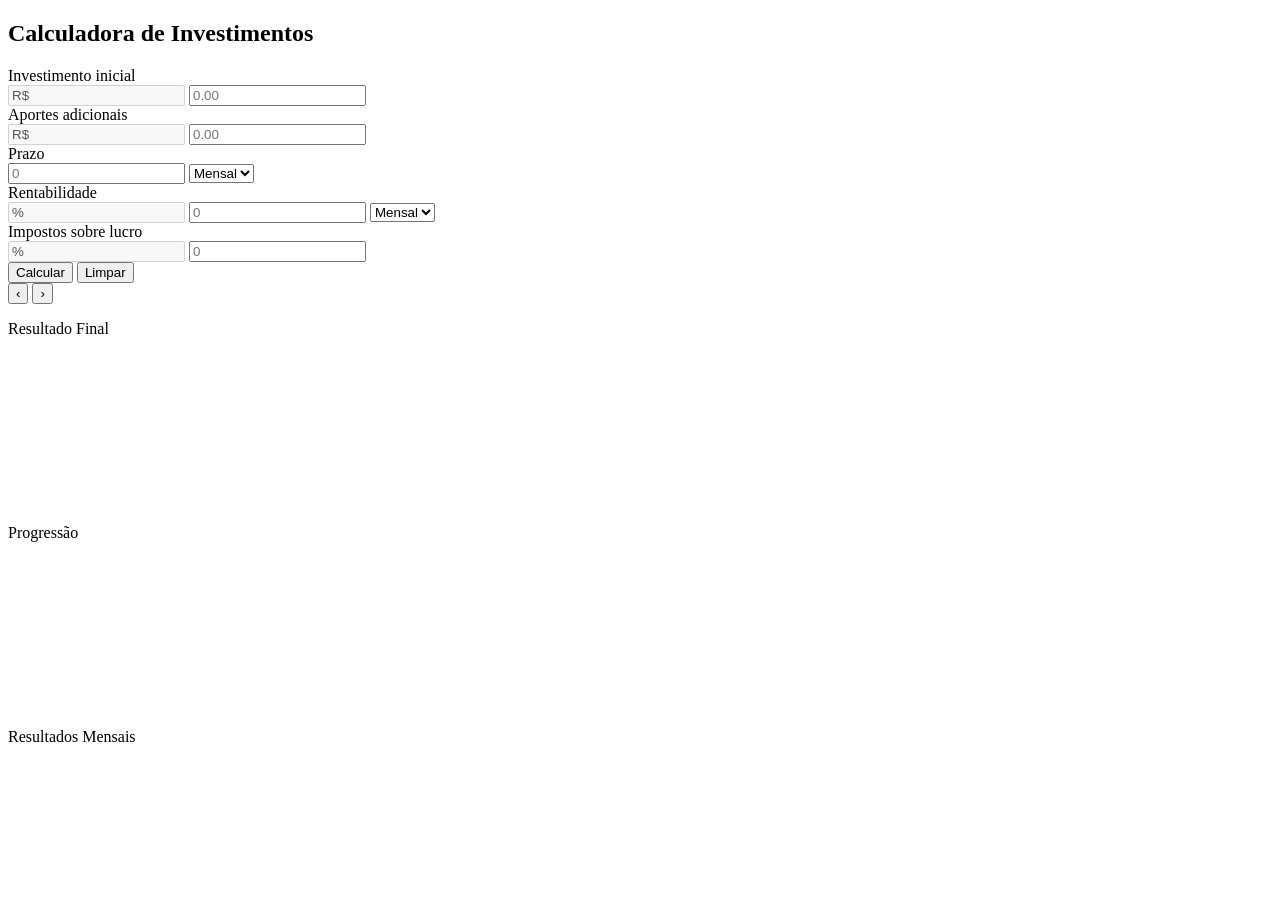
<file: projetoCalculadoraInvestimentosCompleto/index.html>
<!DOCTYPE html>
<html lang="en">
  <head>
    <meta charset="UTF-8" />
    <meta name="viewport" content="width=device-width, initial-scale=1.0" />
    <link rel="stylesheet" href="./style.css" />
    <title>Calculadora de Investimentos Impressionadora</title>
  </head>
  <body class="h-[100dvh] grid grid-cols-3 grid-rows-2">
    <aside
      class="row-span-2 bg-emerald-300 flex flex-col justify-between py-5 px-2">
      <h1 class="text-2xl font-bold px-6">Calculadora de Investimentos</h1>
      <form id="investment-form" class="w-full">
        <div class="flex w-full flex-col px-6 my-2 h-[4.25rem]">
          <label for="starting-amount" class="font-bold text-gray-700"
            >Investimento inicial</label
          >
          <div class="flex">
            <input
              value="R$"
              class="w-1/6 text-center rounded-l-lg"
              type="text"
              disabled />
            <input
              type="text"
              class="w-5/6 rounded-r-lg px-2"
              placeholder="0.00"
              required
              id="starting-amount"
              name="starting-amount" />
          </div>
        </div>
        <div class="flex w-full flex-col px-6 my-2 h-[4.25rem]">
          <label for="additional-contribution" class="font-bold text-gray-700"
            >Aportes adicionais</label
          >
          <div class="flex">
            <input
              value="R$"
              class="w-1/6 text-center rounded-l-lg"
              type="text"
              disabled />
            <input
              type="text"
              class="w-5/6 rounded-r-lg px-2"
              placeholder="0.00"
              name="additional-contribution"
              id="additional-contribution" />
          </div>
        </div>
        <div class="flex w-full flex-col px-6 my-2 h-[4.25rem]">
          <label for="time-amount" class="font-bold text-gray-700">Prazo</label>
          <div class="flex">
            <input
              type="text"
              class="w-2/3 rounded-l-lg px-2"
              id="time-amount"
              name="time-amount"
              required
              placeholder="0" />
            <select
              id="time-amount-period"
              name="time-amount-period"
              class="w-1/3 rounded-r-lg border-l-2 border-emerald-600 text-center hover:bg-emerald-950 hover:text-slate-200">
              <option value="monthly">Mensal</option>
              <option value="yearly">Anual</option>
            </select>
          </div>
        </div>
        <div class="flex w-full flex-col px-6 my-2 h-[4.25rem]">
          <label for="return-rate" class="font-bold text-gray-700"
            >Rentabilidade</label
          >
          <div class="flex">
            <input
              value="%"
              class="w-1/6 text-center rounded-l-lg"
              type="text"
              disabled />
            <input
              type="text"
              class="w-1/2 px-2"
              id="return-rate"
              name="return-rate"
              required
              placeholder="0" />
            <select
              id="evaluation-period"
              name="evaluation-period"
              class="w-1/3 rounded-r-lg border-l-2 border-emerald-600 text-center hover:bg-emerald-950 hover:text-slate-200">
              <option value="monthly">Mensal</option>
              <option value="yearly">Anual</option>
            </select>
          </div>
        </div>
        <div class="flex w-full flex-col px-6 my-2 h-[4.25rem]">
          <label for="tax-rate" class="font-bold text-gray-700"
            >Impostos sobre lucro</label
          >
          <div class="flex">
            <input
              value="%"
              class="w-1/6 text-center rounded-l-lg"
              type="text"
              disabled />
            <input
              type="text"
              class="w-5/6 rounded-r-lg px-2"
              id="tax-rate"
              name="tax-rate"
              required
              placeholder="0" />
          </div>
        </div>
      </form>
      <div class="flex h-12 px-6 my-8 w-full gap-2">
        <button
          id="calculate-results"
          form="investment-form"
          type="submit"
          class="w-1/2 rounded-lg bg-emerald-950 text-slate-200 hover:bg-emerald-800">
          Calcular
        </button>
        <button id="clear-form" class="w-1/2 rounded-lg hover:bg-emerald-500">
          Limpar
        </button>
      </div>
    </aside>
    <main class="row-span-2 col-span-2 relative">
      <button
        id="slide-arrow-previous"
        class="absolute top-0 bottom-0 left-0 text-5xl cursor-pointer bg-slate-200 opacity-50 w-8 hover:opacity-100 focus:opacity-100">
        &#8249;
      </button>
      <button
        id="slide-arrow-next"
        class="absolute top-0 bottom-0 right-0 text-5xl cursor-pointer bg-slate-200 opacity-50 w-8 hover:opacity-100 focus:opacity-100">
        &#8250;
      </button>
      <div
        id="carousel"
        class="h-full w-full flex overflow-x-auto scroll-smooth">
        <section id="charts-container" class="h-full basis-full shrink-0">
          <div class="h-[36%] flex flex-col items-center pb-10">
            <p class="font-bold text-lg">Resultado Final</p>
            <canvas id="final-money-distribution"></canvas>
          </div>
          <div class="h-[56%] flex flex-col items-center">
            <p class="font-bold text-lg">Progressão</p>
            <canvas id="progression"></canvas>
          </div>
        </section>
        <section
          id="table-container"
          class="h-full overflow-y-auto basis-full shrink-0">
          <p class="font-bold text-lg text-center">Resultados Mensais</p>
          <table
            id="results-table"
            class="w-full max-h-full border border-separate"></table>
        </section>
      </div>
    </main>
    <script type="module" src="./main.js"></script>
  </body>
</html>
</file>
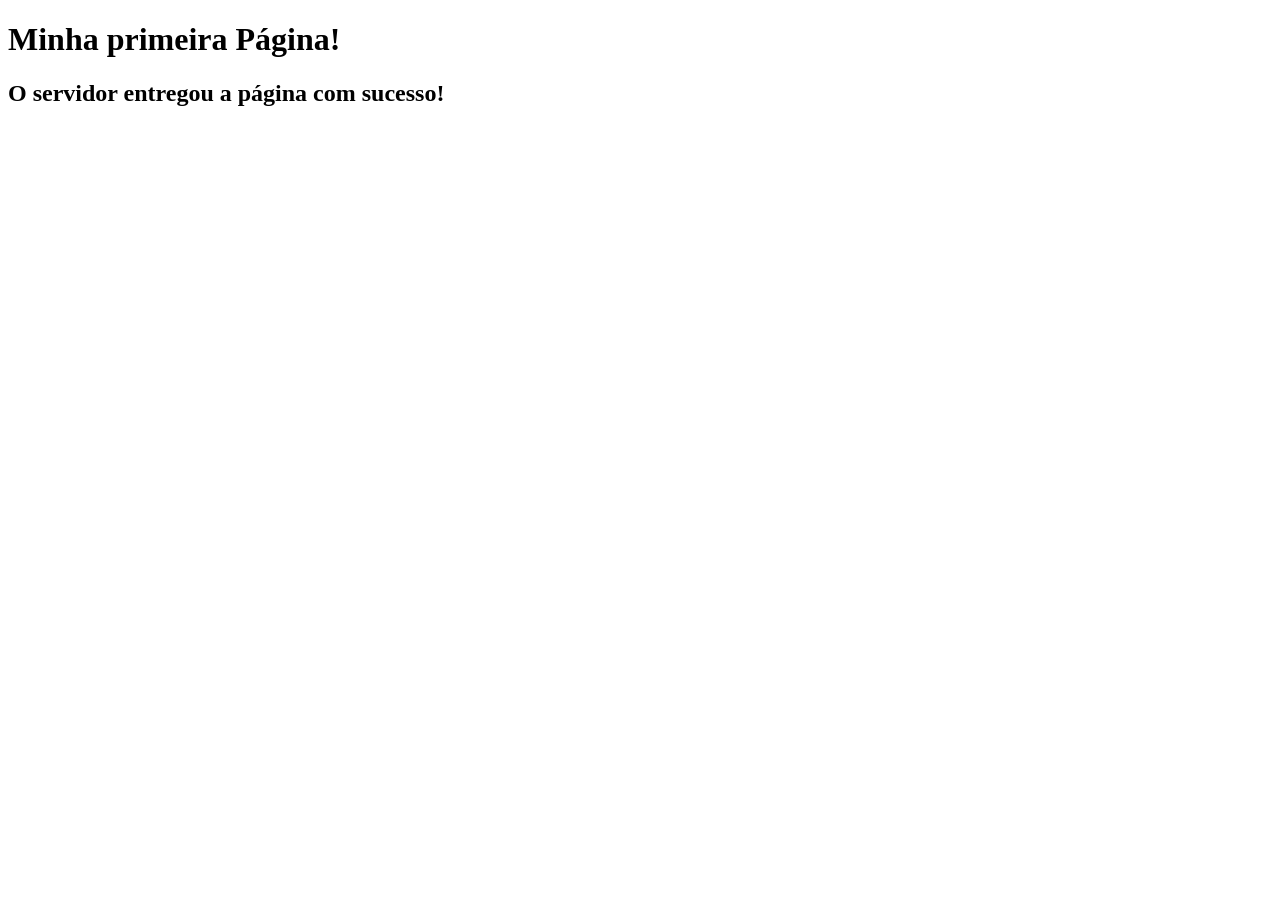
<file: back-end/my_first_app/index.html>
<!DOCTYPE html>
<html lang="en">
  <head>
    <meta charset="UTF-8" />
    <meta name="viewport" content="width=device-width, initial-scale=1.0" />
    <title>Document</title>
  </head>
  <body>
    <h1>Minha primeira Página!</h1>
    <h2>O servidor entregou a página com sucesso!</h2>
  </body>
</html>
</file>
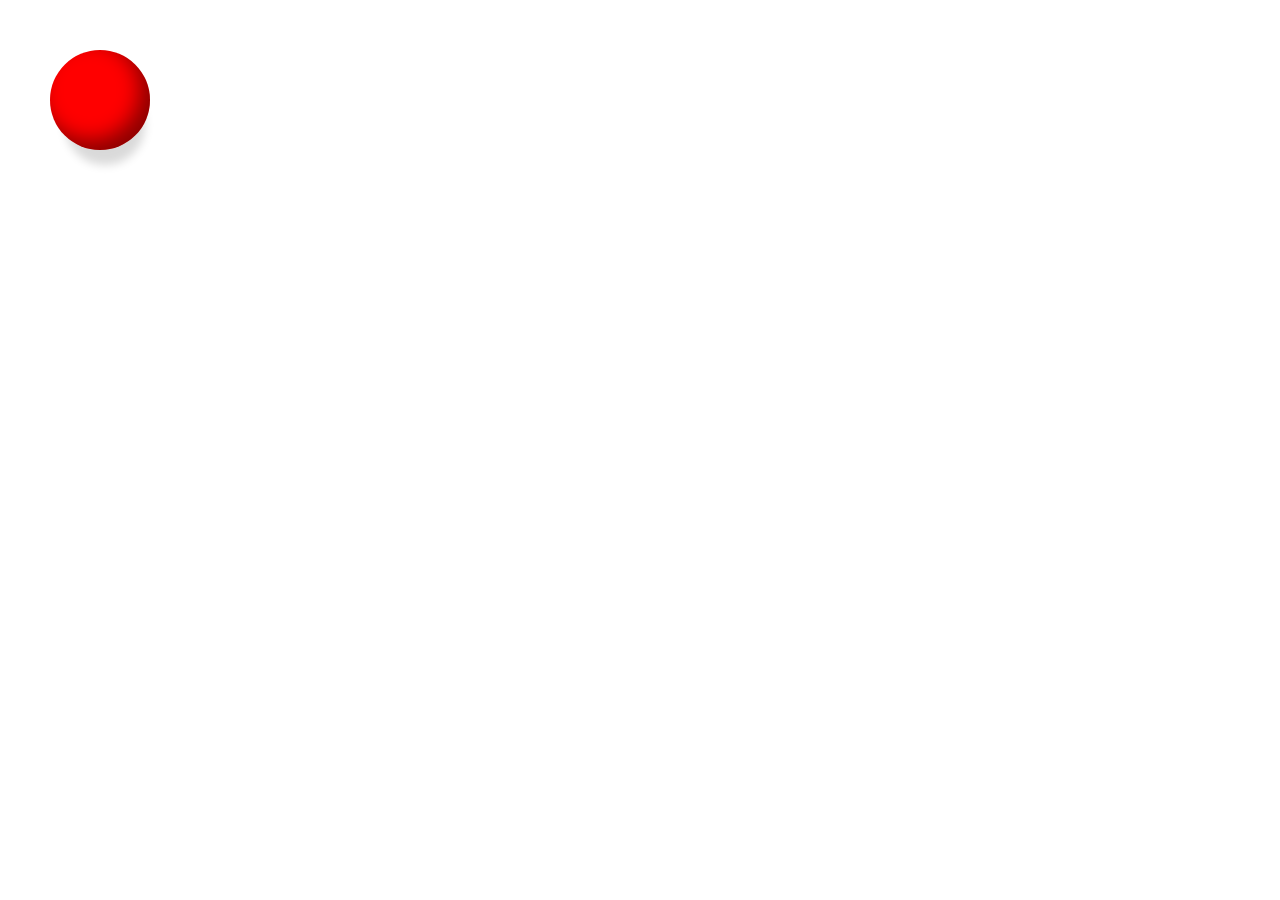
<file: 3d_style/challenge_1.html>
<!DOCTYPE html>
<html lang="en">
  <head>
    <meta charset="UTF-8" />
    <meta name="viewport" content="width=device-width, initial-scale=1.0" />
    <title>3D ball</title>
    <link rel="stylesheet" href="style.css" />
  </head>
  <body>
    <div class="ball"></div>
  </body>
</html>
</file>
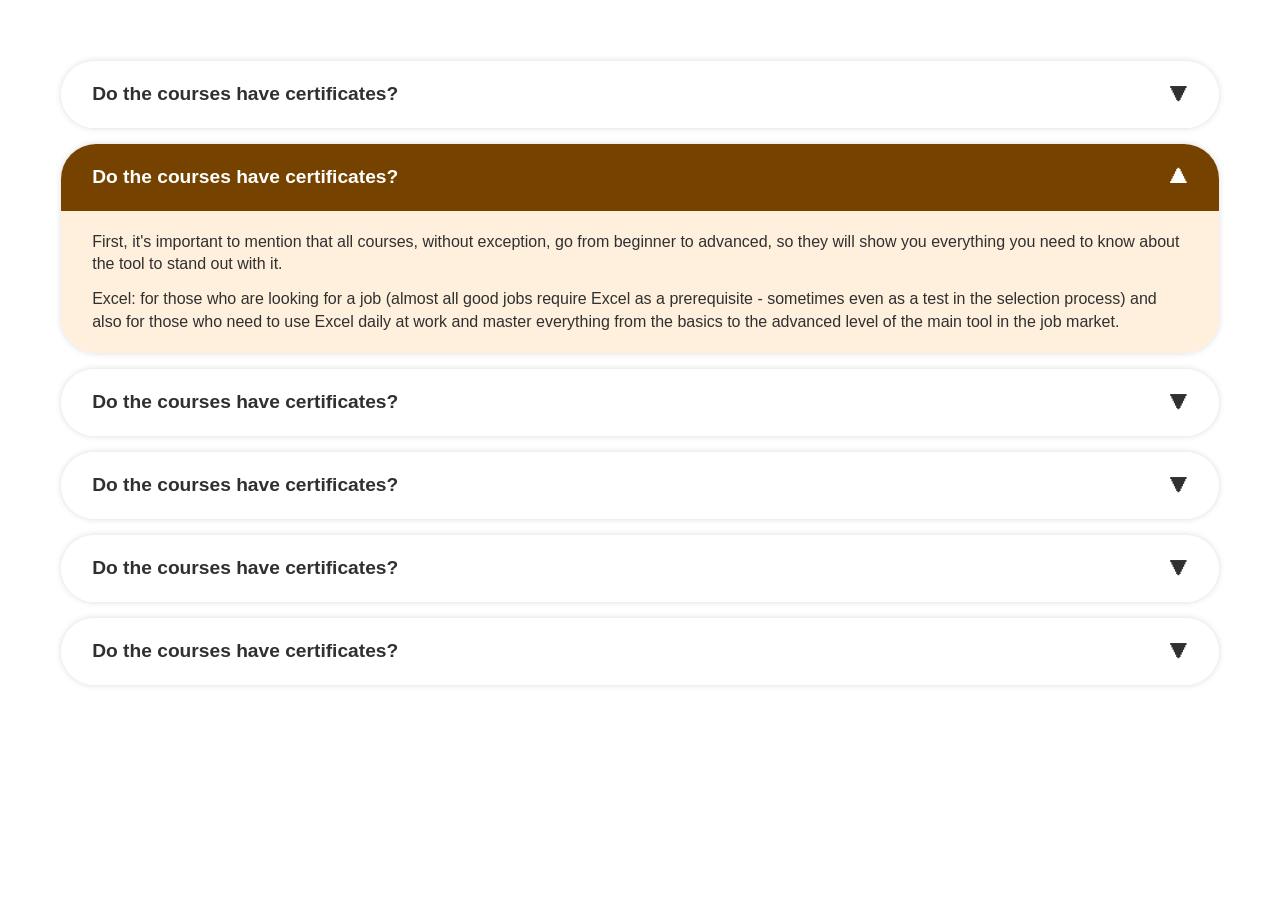
<file: accordion/accordion.html>
<!DOCTYPE html>
<html lang="en">
  <head>
    <meta charset="UTF-8" />
    <meta name="viewport" content="width=device-width, initial-scale=1.0" />
    <link rel="stylesheet" href="accordion.css" />
    <title>Accordion</title>
  </head>
  <body>
    <main>
      <section>
        <div class="accordion">
          <div class="item">
            <div class="header">
              <span>Do the courses have certificates?</span>
            </div>

            <div class="content">
              <p>
                First, it's important to mention that all courses, without exception, go from beginner to advanced, 
                so they will show you everything you need to know about the tool to stand out with it.
              </p>

              <p>
                Excel: for those who are looking for a job (almost all good jobs require Excel as a prerequisite - 
                sometimes even as a test in the selection process) and also for those who need to use Excel daily at 
                work and master everything from the basics to the advanced level of the main tool in the job market.
              </p>
            </div>
          </div>

          <div class="item open">
            <div class="header">
              <span>Do the courses have certificates?</span>
            </div>
            <div class="content">
              <p>
                First, it's important to mention that all courses, without exception, go from beginner to advanced, 
                so they will show you everything you need to know about the tool to stand out with it.
              </p>

              <p>
                Excel: for those who are looking for a job (almost all good jobs require Excel as a prerequisite - sometimes
                 even as a test in the selection process) and also for those who need to use Excel daily at work and
                  master everything from the basics to the advanced level of the main tool in the job market.
              </p>
            </div>
          </div>

          <div class="item">
            <div class="header">
              <span>Do the courses have certificates?</span>
            </div>
            <div class="content">
              <p>
                First, it's important to mention that all courses, without exception, go from beginner to advanced,
                 so they will show you everything you need to know about the tool to stand out with it.
              </p>

              <p>
                Excel: for those who are looking for a job (almost all good jobs require Excel as a prerequisite - sometimes
                 even as a test in the selection process) and also for those who need to use Excel daily at work and 
                 master everything from the basics to the advanced level of the main tool in the job market.
              </p>
            </div>
          </div>

          <div class="item">
            <div class="header">
              <span>Do the courses have certificates?</span>
            </div>
            <div class="content">
              <p>
                First, it's important to mention that all courses, without exception, go from beginner to advanced, 
                so they will show you everything you need to know about the tool to stand out with it.
              </p>

              <p>
                Excel: for those who are looking for a job (almost all good jobs require Excel as a prerequisite - sometimes 
                even as a test in the selection process) and also for those who need to use Excel daily at work and 
                master everything from the basics to the advanced level of the main tool in the job market.
              </p>
            </div>
          </div>

          <div class="item">
            <div class="header">
              <span>Do the courses have certificates?</span>
            </div>
            <div class="content">
              <p>
                First, it's important to mention that all courses, without exception, go from beginner to advanced, 
                so they will show you everything you need to know about the tool to stand out with it.
              </p>

              <p>
                Excel: for those who are looking for a job (almost all good jobs require Excel as a prerequisite - sometimes
                even as a test in the selection process) and also for those who need to use Excel daily at work and 
                master everything from the basics to the advanced level of the main tool in the job market.
              </p>
            </div>
          </div>

          <div class="item">
            <div class="header">
              <span>Do the courses have certificates?</span>
            </div>
            <div class="content">
              <p>
                First, it's important to mention that all courses, without exception, go from beginner to advanced, 
                so they will show you everything you need to know about the tool to stand out with it.
              </p>

              <p>
                Excel: for those who are looking for a job (almost all good jobs require Excel as a prerequisite - sometimes 
                even as a test in the selection process) and also for those who need to use Excel daily at work and 
                master everything from the basics to the advanced level of the main tool in the job market.
              </p>
            </div>
          </div>
        </div>
      </section>
    </main>
  </body>
</html>
</file>
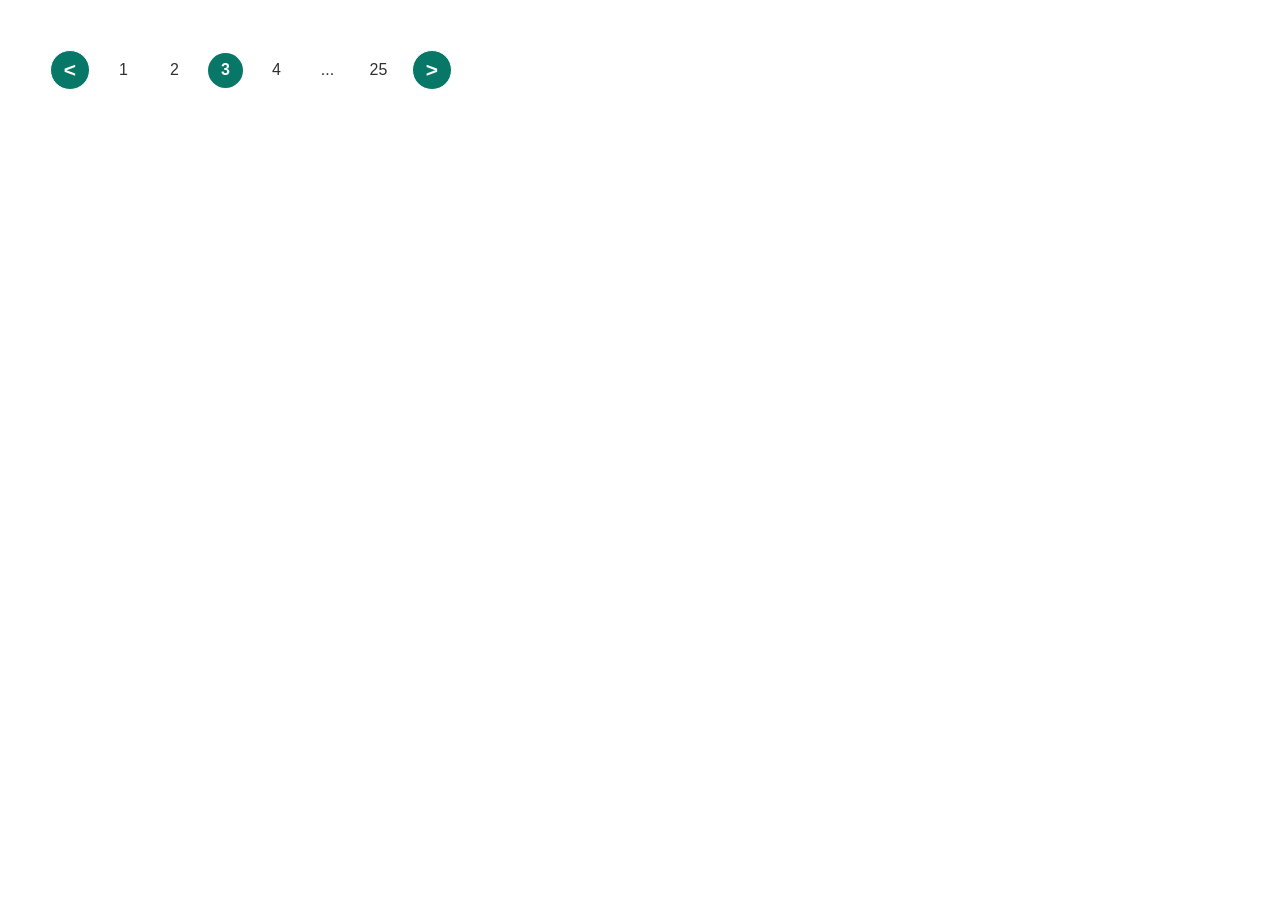
<file: pagination/pagination.html>
<!DOCTYPE html>
<html lang="en">
  <head>
    <meta charset="UTF-8" />
    <meta name="viewport" content="width=device-width, initial-scale=1.0" />
    <title>Pagination</title>

    <link rel="stylesheet" href="style.css" />
  </head>
  <body>
    <main>
      <section>
        <div class="container-paginacao">
          <button class="btn"><</button>
          <a href="#" class="item-paginacao">1</a>
          <a href="#" class="item-paginacao">2</a>
          <a href="#" class="item-paginacao selecionado">3</a>
          <a href="#" class="item-paginacao">4</a>
          <a href="#" class="item-paginacao">...</a>
          <a href="#" class="item-paginacao">25</a>
          <button class="btn">></button>
        </div>
      </section>
    </main>
  </body>
</html>
</file>
<file: 3d_style/style.css>
* {
  padding: 0;
  margin: 0;
  box-sizing: border-box;
}

html {
  font-size: 62.5%;
}

body {
  font-family: "Montserrat", sans-serif;
  font-size: 1.6rem;
  line-height: 1.4;
  color: #303030;
}


body {
  padding: 5rem;

  & .ball {
    width: 10rem;
    height: 10rem;
    background-color: red;
    border-radius: 50%;
    box-shadow: inset -1rem -1rem 2rem rgba(0, 0, 0, 0.45),
      0.5rem 2.5rem 1rem -1rem rgba(0, 0, 0, 0.15);

    animation: 3s linear alternate infinite running bounce;
  }
}

@keyframes bounce {
  0% {
    transform: translate(0%, 100%);
  }

  25% {
    transform: translate(200%, 0%);
  }

  50% {
    transform: translate(400%, 100%);
  }

  75% {
    transform: translate(600%, 0%);
  }

  100% {
    transform: translate(800%, 100%);
  }

  0%,
  50%,
  100% {
    box-shadow: inset -1rem -1rem 2rem rgba(0, 0, 0, 0.45),
      0.5rem 2.5rem 1rem -1rem rgba(0, 0, 0, 0.15);
  }

  25%,
  75% {
    box-shadow: inset -1rem -1rem 2rem rgba(0, 0, 0, 0.45),
      0.5rem 12.5rem 1rem -1rem rgba(0, 0, 0, 0.15);
  }
}
</file>
<file: accordion/accordion.css>
/* Padrão */
* {
  padding: 0;
  margin: 0;
  box-sizing: border-box;
}

html {
  font-size: 62.5%;
}

body {
  font-family: "Montserrat", sans-serif;
  font-size: 1.6rem;
  line-height: 1.4;
  color: #303030;
}

/* Acordeão */
section {
  padding: 6.1rem;
}

 .accordion {
  display: flex;
  flex-flow: column;
  gap: 1.6rem;

  & .item {
    cursor: pointer;
    box-shadow: 0 0 0.6rem rgba(0, 0, 0, 0.15);
    border-radius: 3.5rem;

    &.open {
      & .content {
        display: flex;
      }

      & .header {
        background-color: #754200;
        color: white;
        border-bottom-left-radius: 0;
        border-bottom-right-radius: 0;

        &::after {
          content: "\2BC5";
        }
      }
    }

    & .header,
    & .content {
      padding: 2rem 3.12rem;
    }

    & .header {
      display: flex;
      align-items: center;
      justify-content: space-between;
      background-color: white;
      border-radius: 3.5rem;
      font-weight: 700;
      font-size: 1.92rem;

      &::after {
        content: "\2BC6";
      }
    }

    & .content {
      display: none;
      flex-flow: column;
      gap: 1.28rem;
      background-color: #fff0dd;
      border-bottom-left-radius: 3.5rem;
      border-bottom-right-radius: 3.5rem;
    }
  }
}
</file>
<file: pagination/style.css>
/* Padrão */
* {
  padding: 0;
  margin: 0;
  box-sizing: border-box;
}

html {
  font-size: 62.5%;
}

body {
  font-family: "Montserrat", sans-serif;
  font-size: 1.6rem;
  line-height: 1.2;
  color: #303030;
}

/* Paginação */
.container-paginacao {
  display: flex;
  align-items: center;
  gap: 1.6rem;
  padding: 5rem;
}

.btn {
  border-radius: 50%;
  width: 4rem;
  height: 4rem;
  font-weight: 700;
  background-color: rgb(7, 119, 104);
  color: white;
  border: solid 1px white;
  cursor: pointer;
  font-size: 2.1rem;
}

.btn:hover {
  background-color: white;
  color: rgb(7, 119, 104);
  border: solid 1px rgb(7, 119, 104);
}

.item-paginacao:link,
.item-paginacao:visited {
  display: flex;
  align-items: center;
  justify-content: center;
  width: 3.5rem;
  height: 3.5rem;
  text-decoration: none;
  color: inherit;
  border-radius: 50%;
}

.item-paginacao:hover,
.item-paginacao:active,
.item-paginacao.selecionado {
  background-color: rgb(7, 119, 104);
  color: white;
  font-weight: 700;
}
</file>
<file: projetoCalculadoraInvestimentosCompleto/style.css>
@tailwind base;
@tailwind components;
@tailwind utilities;

@layer utilities {
  .error {
    @apply border-2;
    @apply border-red-600;
    @apply rounded-lg;
  }
}
</file>
